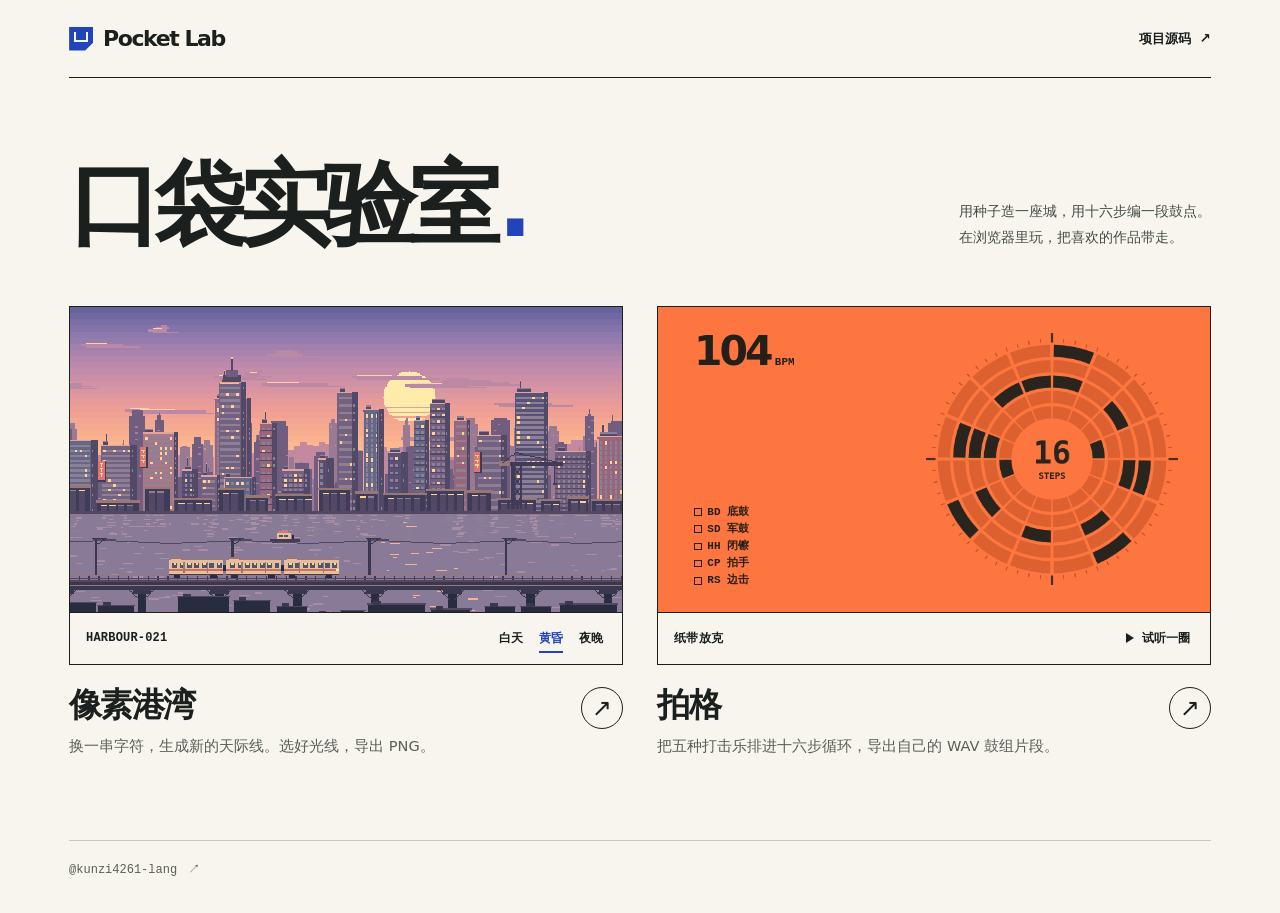
<file: index.html>
<!doctype html>
<html lang="zh-CN">
<head>
  <meta charset="utf-8">
  <meta name="viewport" content="width=device-width, initial-scale=1">
  <meta name="theme-color" content="#f7f5ed">
  <meta name="description" content="Pocket Lab 口袋实验室。用一串字符生成像素港湾，或者用十六步节奏机编一段鼓点。在浏览器里创作，导出 PNG 和 WAV。">
  <title>Pocket Lab · 口袋实验室</title>
  <link rel="icon" href="assets/favicon.svg" type="image/svg+xml">
  <link rel="stylesheet" href="assets/landing.css">
  <script type="module" src="assets/landing.mjs"></script>
</head>
<body>
  <a class="skip" href="#experiments">跳到作品</a>
  <div class="page">
    <header class="masthead">
      <div class="brand" lang="en"><span class="brand-mark" aria-hidden="true"></span>Pocket Lab</div>
      <a class="source" href="https://github.com/kunzi4261-lang/pocket-lab">项目源码 <span aria-hidden="true">↗</span></a>
    </header>
    <main>
      <div class="intro">
        <h1>口袋实验室<span aria-hidden="true">.</span></h1>
        <p>用种子造一座城，用十六步编一段鼓点。<br>在浏览器里玩，把喜欢的作品带走。</p>
      </div>
      <noscript><p>互动预览需要启用 JavaScript。下方链接可打开两个作品。</p></noscript>
      <div id="experiments" class="catalog" tabindex="-1">
        <article class="card city" aria-labelledby="city-title">
          <div class="instrument">
            <div class="city-frame">
              <canvas id="city-preview" width="448" height="248" role="img" aria-label="种子 HARBOUR-021 生成的黄昏港湾"></canvas>
            </div>
            <div class="toolbar city-tools">
              <span class="seed" title="城市种子">HARBOUR-021</span>
              <div class="moods" role="group" aria-label="预览时段">
                <button type="button" data-mood="day" aria-pressed="false">白天</button>
                <button type="button" data-mood="dusk" aria-pressed="true">黄昏</button>
                <button type="button" data-mood="night" aria-pressed="false">夜晚</button>
              </div>
            </div>
          </div>
          <div class="caption">
            <div><h2 id="city-title"><a id="city-title-link" href="city/?seed=HARBOUR-021&amp;mood=dusk">像素港湾</a></h2>
              <p>换一串字符，生成新的天际线。选好光线，导出 PNG。</p></div>
            <a id="city-open" class="open" href="city/?seed=HARBOUR-021&amp;mood=dusk" aria-label="打开像素港湾"><span aria-hidden="true">↗</span></a>
          </div>
        </article>
        <article class="card beat" aria-labelledby="beat-title">
          <div class="instrument">
            <div class="beat-frame">
              <div class="beat-readout" aria-hidden="true">
                <div class="tempo"><strong id="bpm">104</strong><span>BPM</span></div>
                <ul class="voices"></ul>
              </div>
              <canvas id="beat-preview" width="400" height="400" role="img" aria-label="五条同心音轨，每圈十六步。深色格为触发的鼓点。"></canvas>
            </div>
            <div class="toolbar beat-tools">
              <span class="preset" id="preset-name">纸带放克</span>
              <button type="button" class="listen" id="audition" aria-pressed="false"><span class="play-mark" aria-hidden="true"></span><span id="audition-label">试听一圈</span></button>
            </div>
          </div>
          <div class="caption">
            <div><h2 id="beat-title"><a href="beat/">拍格</a></h2>
              <p>把五种打击乐排进十六步循环，导出自己的 WAV 鼓组片段。</p></div>
            <a class="open" href="beat/" aria-label="打开拍格节奏机"><span aria-hidden="true">↗</span></a>
          </div>
        </article>
      </div>
      <p class="status" id="feedback" role="status"></p>
    </main>
    <footer><a href="https://github.com/kunzi4261-lang">@kunzi4261-lang <span aria-hidden="true">↗</span></a></footer>
  </div>
</body>
</html>
</file>
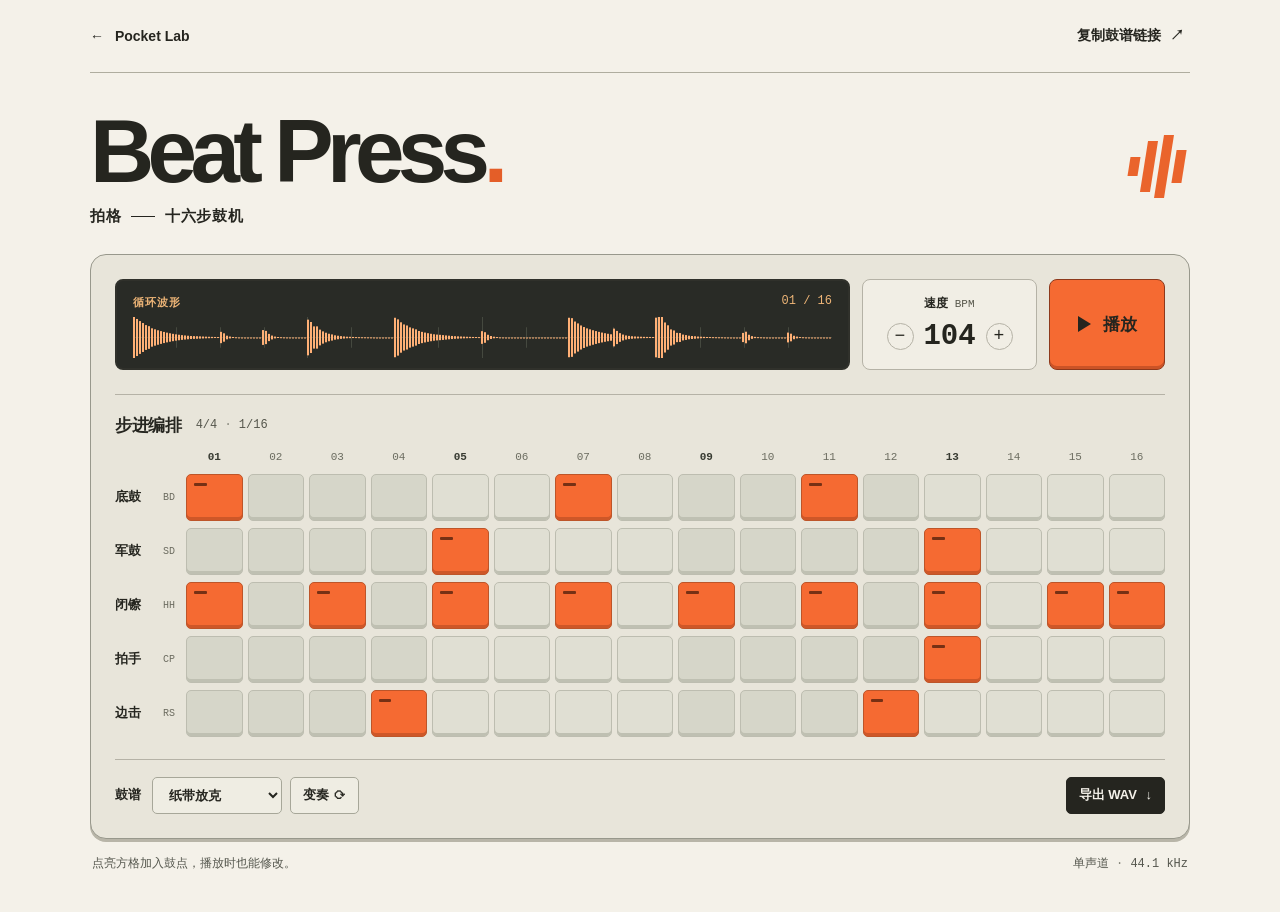
<file: beat/index.html>
<!doctype html>
<html lang="zh-CN">
<head>
  <meta charset="utf-8">
  <meta name="viewport" content="width=device-width, initial-scale=1">
  <meta name="theme-color" content="#f4f1e9">
  <meta name="description" content="一台可以边听边改的十六步鼓机。编排五种合成打击乐，分享鼓谱或导出循环 WAV。">
  <title>拍格 Beat Press · Pocket Lab</title>
  <link rel="icon" href="../assets/favicon.svg" type="image/svg+xml">
  <link rel="stylesheet" href="beat.css">
</head>
<body>
  <main class="wrap">
    <nav><a href="../"><span aria-hidden="true">←</span> Pocket Lab</a><button id="share" type="button">复制鼓谱链接 <span aria-hidden="true">↗</span></button></nav>
    <header class="heading">
      <div><h1 lang="en">Beat Press<span aria-hidden="true">.</span></h1><p>拍格 <i></i> 十六步鼓机</p></div>
      <div class="motif" aria-hidden="true"><i></i><i></i><i></i><i></i></div>
    </header>
    <section class="machine" aria-label="鼓机">
      <div class="transport">
        <div class="screen">
          <div class="screen-label"><span>循环波形</span><span aria-hidden="true" id="counter">01 / 16</span></div>
          <div class="scope"><canvas width="720" height="80" id="wave" aria-label="当前小节的合成音频波形" role="img"></canvas><i id="needle" hidden></i></div>
        </div>
        <div class="tempo">
          <label for="bpm">速度 <span>BPM</span></label>
          <div><button id="slower" type="button" aria-label="减慢一拍">−</button><input type="number" inputmode="numeric" id="bpm" min="50" max="190" step="1" value="104"><button id="faster" type="button" aria-label="加快一拍">+</button></div>
        </div>
        <button type="button" id="play" class="play"><i aria-hidden="true"></i><span>播放</span></button>
      </div>
      <div class="sequence">
        <div class="sequence-title"><h2>步进编排</h2><span class="measure">4/4 <b>·</b> 1/16</span>
          <div class="pages" role="group" aria-label="切换八个步位"><button id="first" type="button" aria-pressed="true">01–08</button><button id="last" type="button" aria-pressed="false">09–16</button></div>
        </div>
        <p id="help" class="sr-only">用方向键在音色和步位间移动，按空格或回车切换鼓点。</p>
        <div id="grid" aria-describedby="help"></div>
      </div>
      <div class="toolbar">
        <div class="preset-tools"><label for="preset">鼓谱</label><select id="preset"></select><button type="button" id="shuffle">变奏 <span aria-hidden="true">⟳</span></button></div>
        <button type="button" id="export" class="export">导出 WAV <span aria-hidden="true">↓</span></button>
      </div>
    </section>
    <footer><span>点亮方格加入鼓点，播放时也能修改。</span><span>单声道 <b>·</b> 44.1 kHz</span></footer>
    <p id="status" role="status" aria-live="polite"></p>
    <div id="sharebox" hidden><label for="share-url">鼓谱链接</label><input id="share-url" readonly></div>
    <noscript>请启用 JavaScript 以编排与播放鼓点。</noscript>
  </main>
  <script src="app.mjs" type="module"></script>
</body>
</html>
</file>
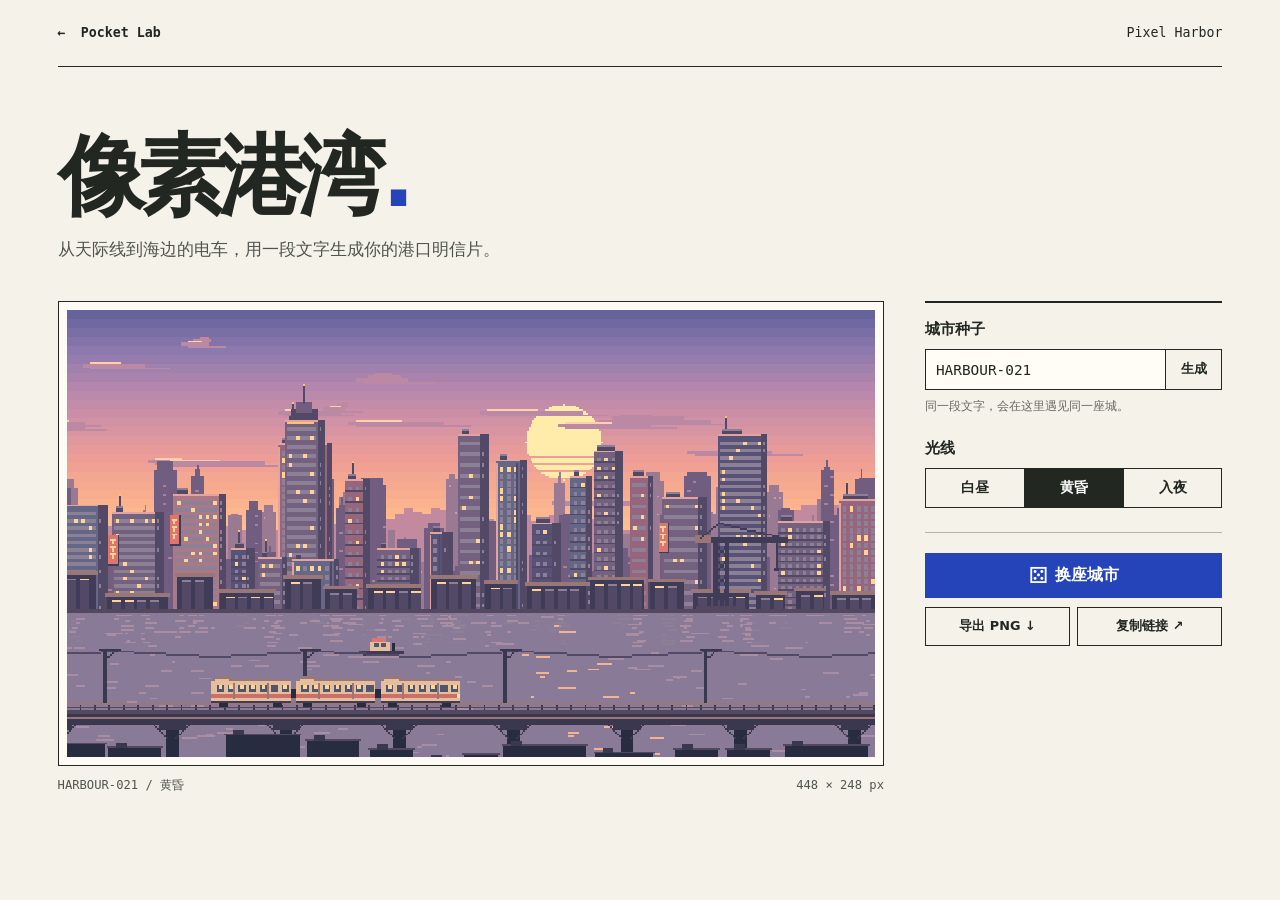
<file: city/index.html>
<!doctype html>
<html lang="zh-CN">
<head>
  <meta charset="utf-8">
  <meta name="viewport" content="width=device-width, initial-scale=1">
  <meta name="theme-color" content="#f5f2e9">
  <meta name="description" content="用一段文字生成有电车、码头和天际线的像素城市，切换光线，带走一张 PNG。">
  <title>像素港湾 · Pixel Harbor | Pocket Lab</title>
  <link rel="icon" href="../assets/favicon.svg" type="image/svg+xml">
  <link rel="stylesheet" href="city.css">
</head>
<body>
  <header class="top">
    <a class="home" href="../"><span aria-hidden="true">←</span> Pocket Lab</a>
    <span lang="en">Pixel Harbor</span>
  </header>
  <main>
    <div class="intro">
      <h1>像素港湾<span aria-hidden="true">.</span></h1>
      <p>从天际线到海边的电车，用一段文字生成你的港口明信片。</p>
    </div>
    <div class="workspace">
      <figure>
        <div class="frame"><canvas id="view" width="448" height="248" role="img" aria-label="种子生成的像素港口天际线">当前浏览器无法显示画布。</canvas></div>
        <figcaption><span id="caption">HARBOUR-021</span><span>448 × 248 px</span></figcaption>
      </figure>
      <section class="panel" aria-label="城市生成设置">
        <form id="seed-form">
          <label for="seed">城市种子</label>
          <div class="input-row">
            <input id="seed" name="seed" maxlength="96" value="HARBOUR-021" spellcheck="false" autocomplete="off" dir="auto">
            <button class="apply" type="submit">生成</button>
          </div>
          <p class="hint">同一段文字，会在这里遇见同一座城。</p>
        </form>
        <fieldset>
          <legend>光线</legend>
          <div class="moods">
            <label><input type="radio" name="mood" value="day"><span>白昼</span></label>
            <label><input type="radio" name="mood" value="dusk" checked><span>黄昏</span></label>
            <label><input type="radio" name="mood" value="night"><span>入夜</span></label>
          </div>
        </fieldset>
        <div class="actions">
          <button type="button" class="primary" id="reroll"><span class="dice" aria-hidden="true">⚄</span> 换座城市</button>
          <div class="secondary">
            <button type="button" id="download">导出 PNG <span aria-hidden="true">↓</span></button>
            <button type="button" id="share">复制链接 <span aria-hidden="true">↗</span></button>
          </div>
        </div>
        <p class="status" id="status" aria-live="polite"></p>
        <input id="fallback" hidden readonly aria-label="可复制的分享链接">
      </section>
    </div>
  </main>
  <noscript><p>请启用 JavaScript 以生成像素城市。</p></noscript>
  <script type="module" src="app.mjs"></script>
</body>
</html>
</file>
<file: assets/landing.css>
:root {
  color-scheme: light;
  --paper: #f7f5ed;
  --ink: #1b201f;
  --soft: #595e59;
  --line: #c7c9bd;
  --blue: #2144ba;
  --orange: #fd763f;
  --sans: "Inter", "Segoe UI", "PingFang SC", "Microsoft YaHei", system-ui, sans-serif;
  --mono: "IBM Plex Mono", ui-monospace, "Cascadia Mono", Consolas, monospace;
  font-family: var(--sans);
  color: var(--ink);
  background: var(--paper);
  -webkit-text-size-adjust: 100%;
}
* { box-sizing: border-box; }
body { margin: 0; }
a { color: inherit; text-decoration: none; }
button { color: inherit; font: inherit; cursor: pointer; }
:focus-visible { outline: 3px solid #1354db; outline-offset: 4px; }
.skip { position: absolute; left: 1rem; top: -8rem; background: white; padding: .8rem 1.2rem; z-index: 2; }
.skip:focus { top: 1rem; }
.page { max-width: 1360px; padding: 0 clamp(20px, 5.4vw, 80px); margin: 0 auto; }
.masthead, .caption, .toolbar, footer { display: flex; align-items: center; justify-content: space-between; }
.masthead { min-height: 78px; border-bottom: 1px solid var(--ink); }
.brand { display: inline-flex; align-items: center; gap: 10px; font: 800 22px/1 var(--sans); letter-spacing: -.065em; }
.brand-mark { position: relative; display: inline-block; width: 24px; height: 24px; background: var(--blue);
  clip-path: polygon(0 0, 100% 0, 100% 68%, 67% 100%, 0 100%); }
.brand-mark::after { content: ""; position: absolute; inset: 5px 5px 9px; border: 2px solid var(--paper); border-top: 0; }
.source, footer a { font-weight: 600; font-size: .84rem; }
.source span, footer span { margin-left: .3em; }
.source:hover, footer a:hover, h2 a:hover { text-decoration: underline; text-underline-offset: .19em; }
.intro { display: flex; align-items: flex-end; justify-content: space-between; flex-wrap: wrap; gap: 20px 32px; padding: clamp(44px, 6vw, 84px) 0 clamp(32px, 4vw, 59px); }
h1, h2, p, ul { margin: 0; }
h1 { font-size: clamp(3.25rem, 7.2vw, 6.65rem); line-height: 1.08; letter-spacing: -.075em; font-weight: 900; }
h1 span { color: var(--blue); font-family: var(--sans); margin-left: .035em; }
.intro p { line-height: 1.8; font-size: clamp(.9rem, 1.1vw, 1.05rem); color: #444b47; padding-bottom: .25em; }
.catalog { display: grid; grid-template-columns: repeat(2, minmax(0, 1fr)); gap: clamp(18px, 2.7vw, 40px); }
.instrument { border: 1px solid var(--ink); }
.city-frame, .beat-frame { aspect-ratio: 448 / 248; overflow: hidden; }
.city-frame { background: #756785; }
#city-preview { display: block; width: 100%; height: 100%; image-rendering: pixelated; }
.beat-frame { position: relative; display: flex; align-items: center; justify-content: space-between; padding: 4.5% 5.5% 4.5% 6.5%; background: var(--orange); color: #251f19; }
.beat-readout { align-self: stretch; display: flex; flex-direction: column; justify-content: space-between; }
.tempo { display: flex; align-items: baseline; gap: .28em; font-family: var(--mono); }
.tempo strong { font: 750 clamp(24px, 3.2vw, 52px)/1 var(--sans); letter-spacing: -.075em; }
.tempo span { font-size: clamp(10px, .85vw, 14px); font-weight: bold; }
.voices { display: grid; gap: clamp(2px, .35vw, 6px); list-style: none; padding: 0; }
.voices li { display: flex; gap: .5em; align-items: center; font: 650 clamp(10px, .86vw, 14px)/1.15 var(--mono); }
.voices i { width: .7em; height: .7em; border: 1px solid currentColor; }
.voices li.active i { background: var(--ink); }
#beat-preview { display: block; height: 100%; max-width: 72%; width: auto; aspect-ratio: 1; }
.toolbar { min-height: 52px; gap: 8px; padding: 4px 12px 4px 16px; border-top: 1px solid var(--ink); }
.seed, .preset { font: 600 12px/1.25 var(--mono); letter-spacing: .015em; }
.preset { font-family: var(--sans); }
.moods { display: flex; gap: 2px; }
.moods button, .listen { border: 0; background: transparent; font-size: .78rem; font-weight: 600; min-height: 36px; }
.moods button { min-width: 38px; padding: 4px 6px; position: relative; }
.moods button[aria-pressed="true"] { color: var(--blue); }
.moods button[aria-pressed="true"]::after { position: absolute; content: ""; bottom: 3px; height: 2px; background: currentColor; left: 7px; right: 7px; }
.moods button:hover, .listen:hover { background: #eae9df; }
.listen { display: inline-flex; align-items: center; gap: .6em; padding: 4px 8px; }
.play-mark { width: 0; height: 0; border-block: 5px solid transparent; border-left: 8px solid currentColor; }
.listen[aria-pressed="true"] .play-mark { width: 8px; height: 8px; background: var(--ink); border: 0; }
.caption { align-items: flex-start; gap: 18px; padding: 22px 0 25px; }
h2 { font-size: clamp(1.7rem, 2.55vw, 2.4rem); line-height: 1.13; letter-spacing: -.05em; }
.caption p { margin-top: 10px; color: var(--soft); font-size: .91rem; line-height: 1.65; }
.open { flex: none; display: grid; place-items: center; width: 42px; height: 42px; border: 1px solid var(--ink); border-radius: 50%; font: 500 24px/1 var(--sans); }
.open:hover { color: var(--paper); background: var(--ink); }
.status:empty { display: none; }
.status { padding: .5rem 0 1rem; }
footer { border-top: 1px solid var(--line); margin-top: clamp(24px, 4.5vw, 66px); padding: 20px 0 32px; color: var(--soft); }
footer a { font: 500 12px/1.6 var(--mono); }
@media (max-width: 800px) {
  .intro { align-items: flex-start; flex-direction: column; gap: 15px; }
  .intro br { display: none; }
  .catalog { gap: 18px; }
  .toolbar { padding-inline: 8px; }
}
@media (max-width: 640px) {
  .masthead { min-height: 62px; }
  .brand { font-size: 20px; }
  .intro { padding: 36px 0 27px; }
  .intro p { max-width: 28em; }
  .catalog { grid-template-columns: 1fr; gap: 22px; }
  .caption { padding: 16px 0 0; }
  .caption p { margin-top: 7px; }
  .toolbar { min-height: 48px; padding-inline: 10px; }
  .moods button, .listen { min-height: 40px; }
  .tempo strong { font-size: clamp(28px, 7.4vw, 45px); }
  .voices { gap: 3px; }
  footer { margin-top: 36px; }
}
@media (forced-colors: active) {
  .play-mark { border-left-color: ButtonText; }
  .moods button[aria-pressed="true"] { text-decoration: underline; }
}
</file>
<file: beat/beat.css>
:root {
  color-scheme: light;
  --paper: #f4f1e9;
  --ink: #25251f;
  --faint: #b5b2a6;
  --orange: #f56a32;
  --mono: "SFMono-Regular",Consolas,"Liberation Mono",monospace;
  font-family: "Inter","Segoe UI","Microsoft YaHei",sans-serif;
  color: var(--ink);
  background: var(--paper);
}

* {
  box-sizing: border-box;
}

body {
  margin: 0;
}

button,input,select {
  font: inherit;
  color: inherit;
}

button,select {
  cursor: pointer;
  touch-action: manipulation;
}

button:focus-visible,a:focus-visible,select:focus-visible,input:focus-visible {
  outline: 3px solid #2868a8;
  outline-offset: 3px;
}

button {
  background: none;
  border: 0;
}

.wrap {
  width: min(1100px,calc(100% - 64px));
  margin: 0 auto;
  padding-bottom: 24px;
}

nav {
  height: 73px;
  display: flex;
  align-items: center;
  justify-content: space-between;
  border-bottom: 1px solid #afad9f;
}

nav a,nav button {
  font-size: 14px;
  font-weight: 650;
  color: inherit;
  text-decoration: none;
}

nav a span {
  margin-right: 7px;
}

nav button span,.export span {
  margin-left: 5px;
}

.heading {
  display: flex;
  justify-content: space-between;
  align-items: center;
  padding: 34px 0 28px;
}

h1,h2,p {
  margin: 0;
}

h1 {
  font: 800 clamp(56px,7.1vw,89px)/.99 "Arial","Helvetica Neue",sans-serif;
  letter-spacing: -.075em;
}

h1 span {
  color: #e45e28;
}

.heading p {
  margin-top: 12px;
  display: flex;
  align-items: center;
  gap: 10px;
  font-size: 15px;
  font-weight: 650;
  letter-spacing: .04em;
}

.heading p i {
  height: 1px;
  width: 24px;
  background: var(--ink);
}

.motif {
  height: 63px;
  display: flex;
  align-items: center;
  gap: 5px;
  transform: skew(-9deg);
  margin: 0 6px;
}

.motif i {
  height: 30%;
  background: #ea642c;
  width: 10px;
}

.motif i:nth-child(2) {
  height: 80%;
}

.motif i:nth-child(3) {
  height: 100%;
}

.motif i:nth-child(4) {
  height: 52%;
}

.machine {
  padding: 24px;
  background: #e8e5da;
  border: 1px solid #98988c;
  border-radius: 16px;
  box-shadow: 0 3px 0 #b8b5a8;
}

.transport {
  display: grid;
  grid-template-columns: minmax(0,1fr) 175px 116px;
  gap: 12px;
  align-items: stretch;
}

.screen {
  background: #292b26;
  color: #eeb577;
  border: 2px solid #30312b;
  border-radius: 8px;
  padding: 13px 16px 10px;
  overflow: hidden;
}

.screen-label {
  font: 12px/1.3 var(--mono);
  display: flex;
  justify-content: space-between;
  align-items: center;
}

.screen-label span:first-child {
  font: 600 11px/1.3 "Segoe UI","Microsoft YaHei",sans-serif;
  letter-spacing: .08em;
}

.scope {
  position: relative;
  margin-top: 7px;
  height: 41px;
}

canvas {
  display: block;
  width: 100%;
  height: 100%;
}

#needle {
  position: absolute;
  top: 0;
  bottom: 0;
  width: 1px;
  background: #fff9dd;
  pointer-events: none;
}

.tempo {
  border: 1px solid var(--faint);
  border-radius: 8px;
  display: flex;
  align-items: center;
  justify-content: center;
  flex-direction: column;
  gap: 7px;
  background: #f1eee5;
}

.tempo label {
  font-size: 12px;
  font-weight: 650;
}

.tempo label span {
  font: 11px var(--mono);
  color: #56564a;
  margin-left: 3px;
}

.tempo>div {
  display: flex;
  align-items: center;
  gap: 3px;
}

.tempo button {
  width: 27px;
  height: 27px;
  border: 1px solid var(--faint);
  border-radius: 50%;
  font: 18px/1 var(--mono);
}

.tempo button:hover {
  background: #dedbce;
}

#bpm {
  width: 66px;
  font: 700 29px/.95 var(--mono);
  font-variant-numeric: tabular-nums;
  border: 0;
  text-align: center;
  background: transparent;
  appearance: textfield;
}

#bpm::-webkit-inner-spin-button,#bpm::-webkit-outer-spin-button {
  appearance: none;
}

.play {
  display: flex;
  align-items: center;
  justify-content: center;
  gap: 12px;
  background: var(--orange);
  border: 1px solid #8d391c;
  border-radius: 8px;
  box-shadow: inset 0 -3px 0 #cb5326;
  font-weight: 750;
  font-size: 17px;
}

.play:hover {
  background: #ff7c43;
}

.play i {
  width: 0;
  height: 0;
  border-top: 8px solid transparent;
  border-bottom: 8px solid transparent;
  border-left: 13px solid var(--ink);
}

.play.playing i {
  width: 13px;
  height: 13px;
  border: 0;
  background: var(--ink);
}

.sequence {
  margin-top: 24px;
  padding-top: 19px;
  border-top: 1px solid var(--faint);
}

.sequence-title {
  display: flex;
  align-items: center;
  gap: 14px;
}

h2 {
  font-size: 17px;
  letter-spacing: -.02em;
}

.measure {
  font: 12px var(--mono);
  color: #54554b;
}

.measure b,footer b {
  font-weight: 400;
  color: #858579;
}

.pages {
  display: none;
}

#grid {
  margin-top: 12px;
  --columns: 16;
  --label: 66px;
}

.row {
  display: grid;
  grid-template-columns: var(--label) repeat(var(--columns),minmax(0,1fr));
  gap: 5px;
  align-items: center;
}

.row+.row {
  margin-top: 7px;
}

.ruler {
  margin-bottom: 8px;
}

.number {
  display: grid;
  place-items: center;
  color: #6b6c60;
  font: 11px var(--mono);
  height: 17px;
  border-radius: 3px;
}

.number.beat-start {
  font-weight: 750;
  color: #383b32;
}

.number.current {
  background: var(--ink);
  color: #fff9e6;
}

.voice {
  display: flex;
  align-items: center;
  justify-content: space-between;
  gap: 3px;
  padding-right: 6px;
}

.voice strong {
  font-size: 13px;
  font-weight: 680;
}

.voice small {
  font: 10px var(--mono);
  color: #6c6c60;
}

.pad {
  height: clamp(33px,3.8vw,47px);
  border-radius: 5px;
  border: 1px solid #bdbdb0;
  background: #d6d6c9;
  box-shadow: inset 0 -3px 0 #bfc0b2;
  position: relative;
}

.pad.alt {
  background: #e0dfd3;
}

.pad[aria-pressed="true"] {
  background: var(--orange);
  border-color: #bd5529;
  box-shadow: inset 0 -3px 0 #ce5728;
}

.pad[aria-pressed="true"]:after {
  content: "";
  display: block;
  width: 23%;
  min-width: 5px;
  height: 3px;
  position: absolute;
  left: 13%;
  top: 18%;
  background: #763014;
  border-radius: 1px;
}

.pad:hover {
  filter: brightness(1.05);
}

.pad.current {
  outline: 1px solid #56584b;
  outline-offset: -3px;
}

.pad:focus-visible {
  outline: 3px solid #2868a8;
  outline-offset: 1px;
  z-index: 1;
}

.toolbar {
  border-top: 1px solid var(--faint);
  margin-top: 22px;
  padding-top: 17px;
  display: flex;
  justify-content: space-between;
  align-items: center;
  gap: 12px;
}

.preset-tools {
  display: flex;
  align-items: center;
  gap: 8px;
}

.preset-tools label {
  font-weight: 600;
  font-size: 13px;
  margin-right: 3px;
}

.toolbar select,.toolbar button {
  height: 37px;
  border-radius: 5px;
  border: 1px solid #a7a799;
  font-size: 13px;
  font-weight: 650;
  padding: 0 12px;
  background: #efede3;
}

.toolbar select {
  min-width: 130px;
}

.toolbar .export {
  background: var(--ink);
  color: var(--paper);
  border-color: var(--ink);
}

footer {
  display: flex;
  align-items: center;
  justify-content: space-between;
  gap: 12px;
  padding: 16px 2px;
  font-size: 12px;
  color: #55574e;
}

footer span:last-child {
  font-family: var(--mono);
}

#status,#sharebox {
  font-size: 13px;
}

#sharebox label {
  margin-right: 10px;
}

#share-url {
  width: min(75%,480px);
}

[hidden] {
  display: none!important;
}

.sr-only {
  position: absolute;
  width: 1px;
  height: 1px;
  overflow: hidden;
  clip-path: inset(50%);
  white-space: nowrap;
}

@media(max-width:760px) {
  .wrap {
    width: calc(100% - 32px);
  }
  nav {
    height: 58px;
  }
  .heading {
    padding: 24px 0;
  }
  .motif {
    height: 48px;
  }
  .machine {
    padding: 15px;
    border-radius: 11px;
  }
  .transport {
    grid-template-columns: minmax(0,1fr) 110px;
    gap: 8px;
  }
  .screen {
    grid-column: 1/-1;
    padding: 10px 13px;
  }
  .scope {
    height: 32px;
  }
  .tempo {
    flex-direction: row;
    gap: 8px;
    height: 53px;
  }
  .tempo button {
    width: 29px;
    height: 29px;
  }
  #bpm {
    width: 56px;
    font-size: 24px;
  }
  .play {
    font-size: 15px;
  }
  .sequence {
    margin-top: 16px;
    padding-top: 13px;
  }
  .sequence-title {
    gap: 8px;
  }
  .measure {
    font-size: 10px;
  }
  .pages {
    margin-left: auto;
    display: flex;
    align-items: center;
    gap: 2px;
    border: 1px solid #aaa99c;
    border-radius: 5px;
    padding: 2px;
  }
  .pages button {
    font: 10px var(--mono);
    border-radius: 3px;
    padding: 6px;
  }
  .pages button[aria-pressed="true"] {
    background: var(--ink);
    color: white;
  }
  #grid {
    --columns: 8;
    --label: 36px;
  }
  .row {
    gap: 4px;
  }
  .voice {
    flex-direction: column;
    align-items: flex-start;
    gap: 0;
  }
  .voice strong {
    font-size: 12px;
  }
  .voice small {
    font-size: 9px;
  }
  .pad {
    height: 37px;
  }
  .toolbar {
    gap: 6px;
    margin-top: 17px;
    padding-top: 13px;
  }
  .toolbar select,.toolbar button {
    padding: 0 8px;
    font-size: 12px;
  }
  .toolbar select {
    min-width: 90px;
  }
  .preset-tools {
    gap: 4px;
  }
  .preset-tools label {
    display: none;
  }
  footer {
    align-items: flex-start;
    font-size: 11px;
  }
  footer span:last-child {
    white-space: nowrap;
  }
}

@media(max-width:365px) {
  .wrap {
    width: calc(100% - 20px);
  }
  .machine {
    padding: 10px;
  }
  .measure {
    display: none;
  }
  .tempo label span {
    display: none;
  }
  .heading p {
    font-size: 13px;
  }
}
</file>
<file: city/city.css>
:root {
  color-scheme: light;
  --paper: #f5f2e9;
  --ink: #222722;
  --muted: #686b65;
  --rule: #b5b5a7;
  --blue: #2544b9;
  font-family: "Segoe UI", "Microsoft YaHei", system-ui, sans-serif;
  background: var(--paper);
  color: var(--ink);
}
* { box-sizing: border-box; }
body { margin: 0 auto; width: min(1344px, 100%); padding: 0 clamp(18px, 4.5vw, 68px) 50px; }
button, input { font: inherit; color: inherit; }
button, .moods span { cursor: pointer; touch-action: manipulation; }
a { color: inherit; }
:focus-visible { outline: 3px solid var(--blue); outline-offset: 3px; }
.top {
  display: flex; justify-content: space-between; align-items: center;
  min-height: 67px; border-bottom: 1px solid var(--ink);
  font: 500 .83rem/1.3 ui-monospace, "Cascadia Mono", monospace;
}
.home { text-decoration: none; font-weight: 700; padding: 10px 0; }
.home:hover { color: var(--blue); }
.home span { margin-right: .45rem; }
.intro { margin: clamp(28px, 5vw, 75px) 0 clamp(20px, 2.8vw, 40px); }
h1 { font-size: clamp(3.1rem, 6.8vw, 6.4rem); letter-spacing: -.078em; line-height: 1.05; margin: 0; font-weight: 850; }
h1 span { color: var(--blue); margin-left: .04em; }
.intro p { margin: 14px 0 0; font-size: clamp(.9rem,1.3vw,1.06rem); line-height: 1.7; color: #4e554e; }
.workspace { display: grid; grid-template-columns: minmax(0, 1fr) minmax(237px, .36fr); gap: clamp(24px, 3.2vw, 48px); align-items: start; }
figure { margin: 0; min-width: 0; }
.frame { border: 1px solid var(--ink); background: #fdfbf3; padding: clamp(5px, .65vw, 10px); }
canvas { display: block; width: 100%; height: auto; aspect-ratio: 448/248; image-rendering: pixelated; background: #78639c; }
figcaption { display: flex; justify-content: space-between; gap: 12px; align-items: baseline; padding: 11px 0; font: 500 .76rem/1.4 ui-monospace, monospace; color: #50564f; }
figcaption span:first-child { overflow-wrap: anywhere; }
figcaption span:last-child { white-space: nowrap; }
.panel { border-top: 2px solid var(--ink); padding-top: 17px; }
label[for], legend { display: block; font-size: .94rem; font-weight: 700; margin-bottom: 10px; padding: 0; }
.input-row { display: flex; }
.input-row input, #fallback { min-width: 0; width: 100%; border: 1px solid var(--ink); background: #fffdf5; border-radius: 0; font: .9rem/1.25 ui-monospace, monospace; padding: 11px 10px; }
button { border: 1px solid var(--ink); border-radius: 0; background: transparent; font-weight: 650; }
button:hover, .moods label:hover span { background: #e6e6da; }
.apply { min-width: 56px; border-left: 0; font-size: .83rem; }
.hint, .status { font-size: .78rem; line-height: 1.6; color: var(--muted); }
.hint { margin: 6px 0 0; }
fieldset { border: 0; padding: 0; margin: 23px 0 0; }
.moods { display: grid; grid-template-columns: repeat(3, 1fr); border: 1px solid var(--ink); }
.moods label { position: relative; }
.moods label + label { border-left: 1px solid var(--ink); }
.moods input { position: absolute; left: 50%; top: 50%; width: 1px; height: 1px; opacity: 0; }
.moods span { display: block; text-align: center; font-size: .87rem; font-weight: 600; padding: 10px 2px; }
.moods input:checked + span { color: white; background: var(--ink); }
.moods input:focus-visible + span { outline: 3px solid var(--blue); outline-offset: 3px; }
.actions { border-top: 1px solid var(--rule); padding-top: 20px; margin-top: 24px; }
.primary { display: flex; align-items: center; justify-content: center; gap: 7px; width: 100%; padding: 10px; border-color: var(--blue); color: white; background: var(--blue); }
.primary:hover { background: #1f369e; }
.dice { font: 1.4rem/1 system-ui, sans-serif; }
.secondary { margin-top: 9px; display: grid; grid-template-columns: repeat(2,minmax(0,1fr)); gap: 7px; }
.secondary button { padding: 10px 4px; font-size: .8rem; }
.status { margin: 7px 0 0; color: var(--blue); }
#fallback { margin-top: 5px; }
@media (max-width: 790px) {
  .workspace { grid-template-columns: 1fr; gap: 11px; }
  .panel { display: grid; grid-template-columns: 1fr 1fr; column-gap: 24px; }
  fieldset { margin: 0; }
  .actions, .status, #fallback { grid-column: 1 / -1; }
  .actions { margin-top: 15px; padding-top: 15px; display: grid; grid-template-columns: 1fr 1fr; gap: 8px; }
  .secondary { margin: 0; }
}
@media (max-width: 510px) {
  .top { min-height: 50px; }
  .panel { display: block; padding-top: 14px; }
  fieldset { margin-top: 15px; }
  .actions { grid-template-columns: 1fr 1.45fr; }
}
</file>
